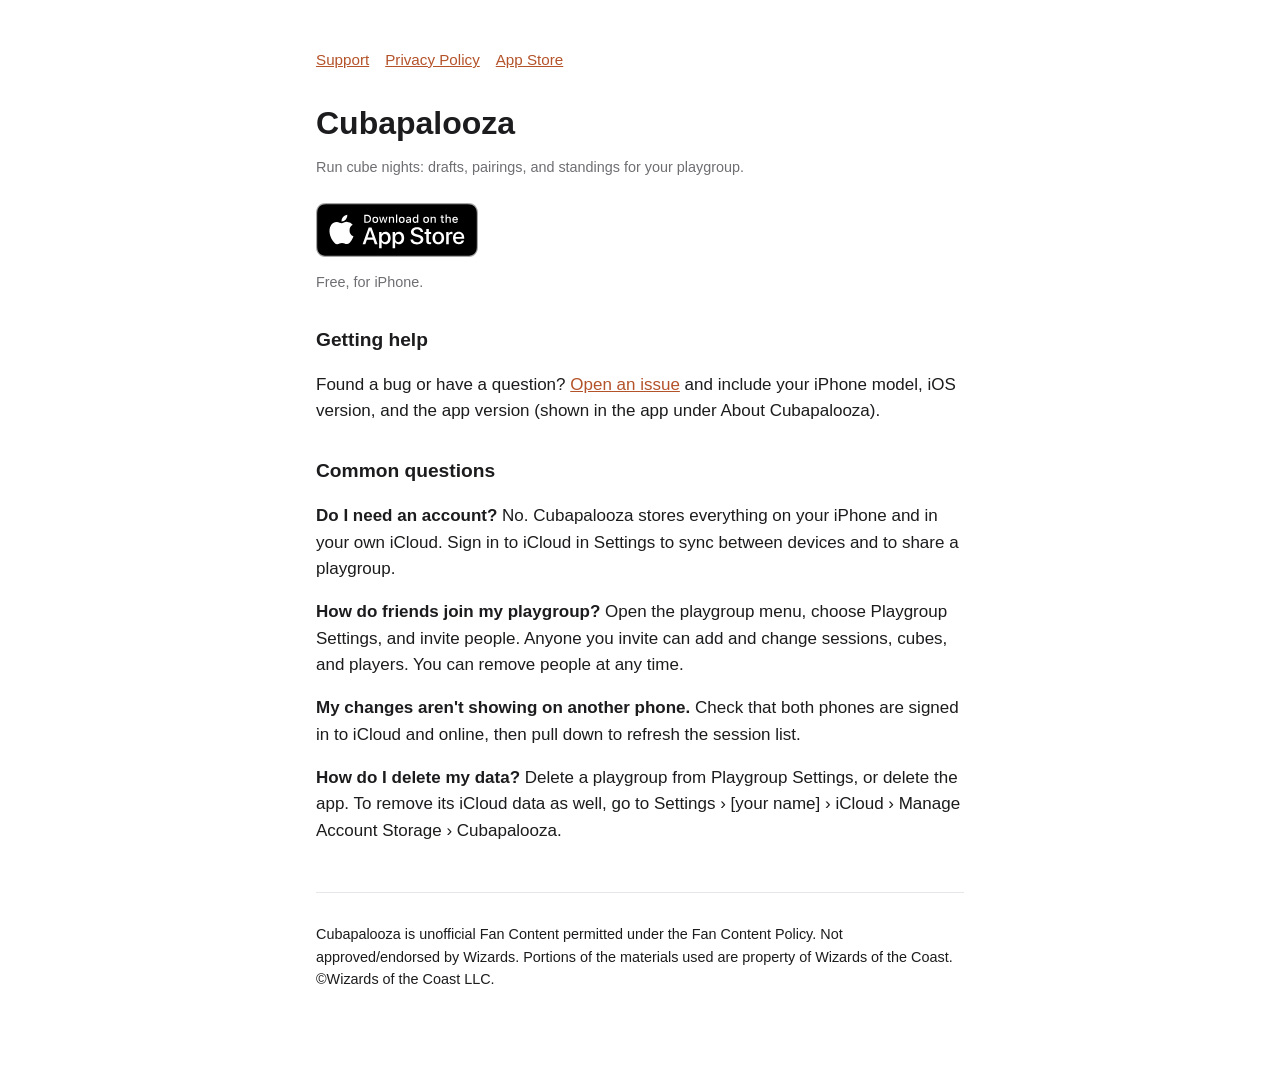
<file: index.html>
<!doctype html>
<html lang="en">
<head>
<meta charset="utf-8">
<meta name="viewport" content="width=device-width, initial-scale=1">
<meta name="apple-itunes-app" content="app-id=6820952853">
<title>Cubapalooza Support</title>
<link rel="stylesheet" href="style.css">
</head>
<body>
<main>
<nav><a href="./">Support</a><a href="privacy.html">Privacy Policy</a><a href="https://apps.apple.com/app/id6820952853">App Store</a></nav>
<h1>Cubapalooza</h1>
<p class="meta">Run cube nights: drafts, pairings, and standings for your playgroup.</p>
<p class="download"><a href="https://apps.apple.com/app/id6820952853"><picture>
<source srcset="images/app-store-badge-white.svg" media="(prefers-color-scheme: dark)">
<img src="images/app-store-badge-black.svg" alt="Download on the App Store" width="162" height="54">
</picture></a></p>
<p class="meta">Free, for iPhone.</p>

<h2>Getting help</h2>
<p>Found a bug or have a question? <a href="https://github.com/tebru/cubapalooza-site/issues/new">Open an issue</a> and include your iPhone model, iOS version, and the app version (shown in the app under About Cubapalooza).</p>

<h2>Common questions</h2>
<p><strong>Do I need an account?</strong> No. Cubapalooza stores everything on your iPhone and in your own iCloud. Sign in to iCloud in Settings to sync between devices and to share a playgroup.</p>
<p><strong>How do friends join my playgroup?</strong> Open the playgroup menu, choose Playgroup Settings, and invite people. Anyone you invite can add and change sessions, cubes, and players. You can remove people at any time.</p>
<p><strong>My changes aren't showing on another phone.</strong> Check that both phones are signed in to iCloud and online, then pull down to refresh the session list.</p>
<p><strong>How do I delete my data?</strong> Delete a playgroup from Playgroup Settings, or delete the app. To remove its iCloud data as well, go to Settings &rsaquo; [your name] &rsaquo; iCloud &rsaquo; Manage Account Storage &rsaquo; Cubapalooza.</p>

<footer>
<p>Cubapalooza is unofficial Fan Content permitted under the Fan Content Policy. Not approved/endorsed by Wizards. Portions of the materials used are property of Wizards of the Coast. &copy;Wizards of the Coast LLC.</p>
</footer>
</main>
</body>
</html>
</file>
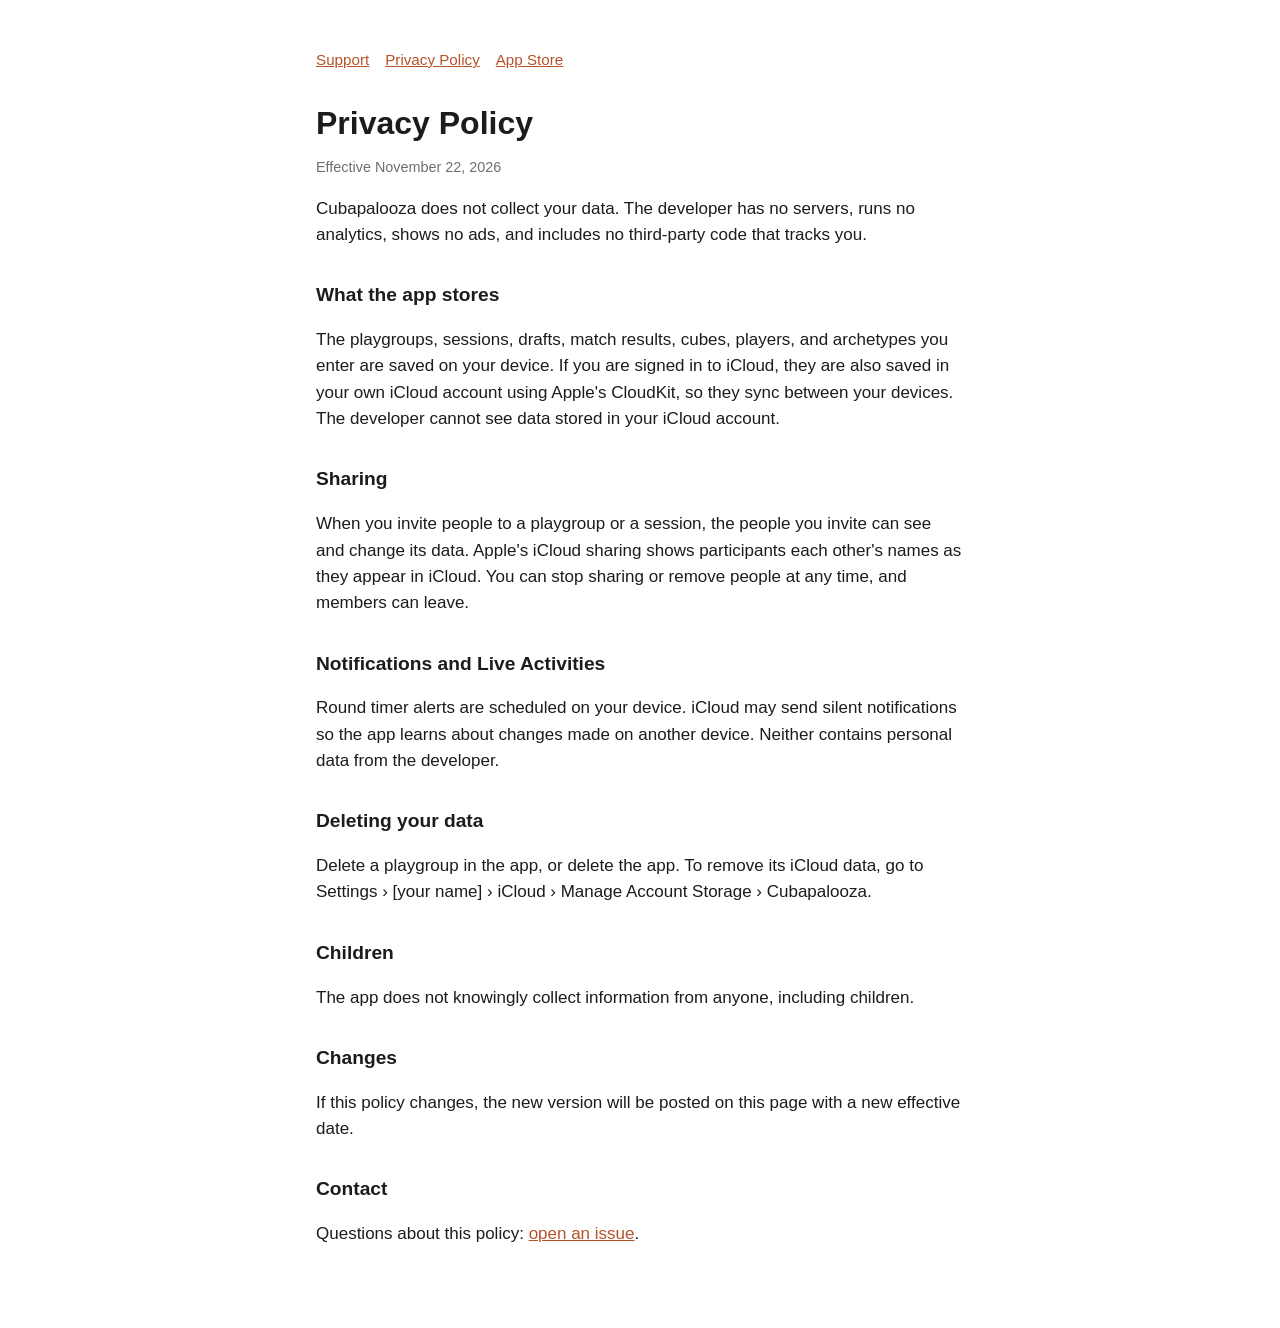
<file: privacy.html>
<!doctype html>
<html lang="en">
<head>
<meta charset="utf-8">
<meta name="viewport" content="width=device-width, initial-scale=1">
<meta name="apple-itunes-app" content="app-id=6820952853">
<title>Cubapalooza Privacy Policy</title>
<link rel="stylesheet" href="style.css">
</head>
<body>
<main>
<nav><a href="./">Support</a><a href="privacy.html">Privacy Policy</a><a href="https://apps.apple.com/app/id6820952853">App Store</a></nav>
<h1>Privacy Policy</h1>
<p class="meta">Effective November 22, 2026</p>

<p>Cubapalooza does not collect your data. The developer has no servers, runs no analytics, shows no ads, and includes no third-party code that tracks you.</p>

<h2>What the app stores</h2>
<p>The playgroups, sessions, drafts, match results, cubes, players, and archetypes you enter are saved on your device. If you are signed in to iCloud, they are also saved in your own iCloud account using Apple's CloudKit, so they sync between your devices. The developer cannot see data stored in your iCloud account.</p>

<h2>Sharing</h2>
<p>When you invite people to a playgroup or a session, the people you invite can see and change its data. Apple's iCloud sharing shows participants each other's names as they appear in iCloud. You can stop sharing or remove people at any time, and members can leave.</p>

<h2>Notifications and Live Activities</h2>
<p>Round timer alerts are scheduled on your device. iCloud may send silent notifications so the app learns about changes made on another device. Neither contains personal data from the developer.</p>

<h2>Deleting your data</h2>
<p>Delete a playgroup in the app, or delete the app. To remove its iCloud data, go to Settings &rsaquo; [your name] &rsaquo; iCloud &rsaquo; Manage Account Storage &rsaquo; Cubapalooza.</p>

<h2>Children</h2>
<p>The app does not knowingly collect information from anyone, including children.</p>

<h2>Changes</h2>
<p>If this policy changes, the new version will be posted on this page with a new effective date.</p>

<h2>Contact</h2>
<p>Questions about this policy: <a href="https://github.com/tebru/cubapalooza-site/issues/new">open an issue</a>.</p>
</main>
</body>
</html>
</file>
<file: style.css>
:root { --bg: #ffffff; --fg: #1c1c1e; --muted: #6e6e73; --accent: #b4532a; --rule: #e5e5ea; }
@media (prefers-color-scheme: dark) { :root { --bg: #121214; --fg: #f2f2f7; --muted: #a1a1a6; --accent: #f08a5d; --rule: #2c2c2e; } }
* { box-sizing: border-box; }
body { margin: 0; background: var(--bg); color: var(--fg); font: 17px/1.55 -apple-system, BlinkMacSystemFont, "Helvetica Neue", Helvetica, Arial, sans-serif; }
main { max-width: 680px; margin: 0 auto; padding: 48px 16px 64px; }
h1 { font-size: 2rem; line-height: 1.2; margin: 0 0 4px; }
h2 { font-size: 1.2rem; margin: 2rem 0 0.5rem; }
p, li { color: var(--fg); }
.meta, footer { color: var(--muted); font-size: 0.9rem; }
a { color: var(--accent); }
nav { margin-bottom: 32px; font-size: 0.95rem; }
nav a { margin-right: 16px; }
footer { margin-top: 48px; padding-top: 16px; border-top: 1px solid var(--rule); }
/* Apple's badge, unaltered, at least 40px tall with clear space of a quarter of its height. */
.download { margin: 24px 0 14px; }
.download a, .download img { display: block; width: fit-content; }
.download img { height: 54px; width: auto; }
.download + .meta { margin-top: 0; }
</file>
